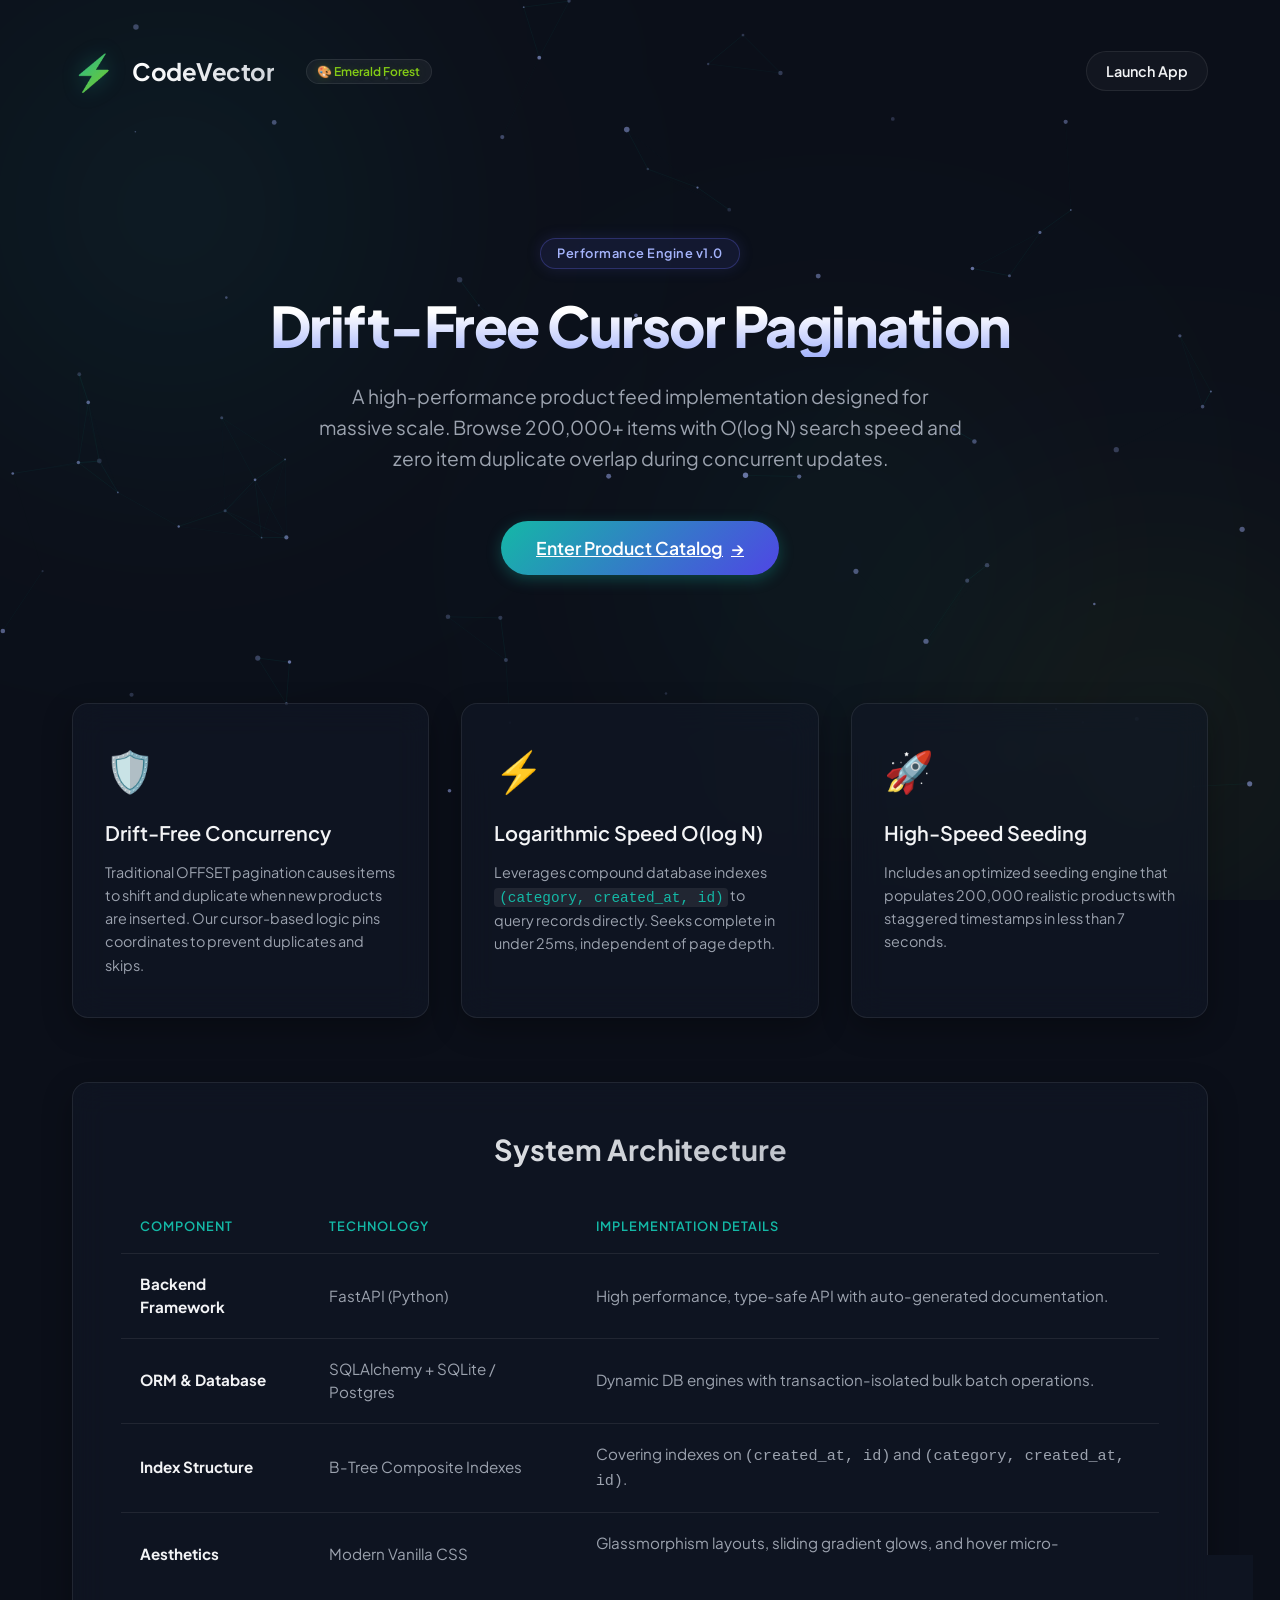
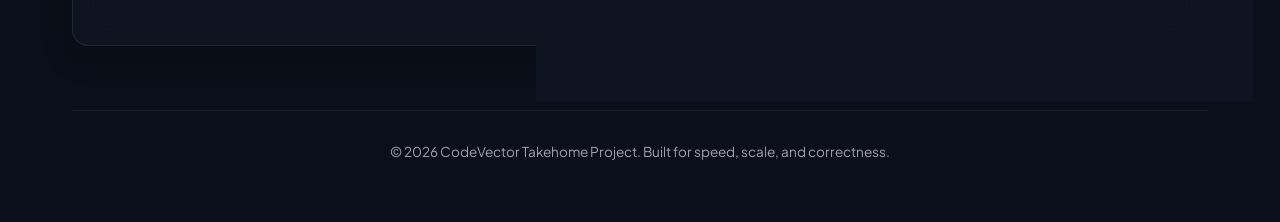
<file: static/index.html>
<!DOCTYPE html>
<html lang="en">
<head>
    <meta charset="UTF-8">
    <meta name="viewport" content="width=device-width, initial-scale=1.0">
    <title>Drift-Free Pagination Engine</title>
    <link rel="preconnect" href="https://fonts.googleapis.com">
    <link rel="preconnect" href="https://fonts.gstatic.com" crossorigin>
    <link href="https://fonts.googleapis.com/css2?family=Plus+Jakarta+Sans:wght@300;400;500;600;700&display=swap" rel="stylesheet">
    <link rel="stylesheet" href="style.css">
</head>
<body class="landing-body">
    <!-- Animated moving background -->
    <div class="glass-bg">
        <div class="blob blob-1"></div>
        <div class="blob blob-2"></div>
        <div class="blob blob-3"></div>
    </div>

    <div class="landing-container">
        <!-- Navigation Header -->
        <header class="landing-header">
            <div class="brand">
                <span class="logo-icon">⚡</span>
                <span class="logo-text">CodeVector</span>
            </div>
            <a href="catalog.html" class="nav-btn">Launch App</a>
        </header>

        <!-- Hero Section -->
        <section class="hero-section">
            <span class="badge-glow">Performance Engine v1.0</span>
            <h1 class="hero-title">Drift-Free Cursor Pagination</h1>
            <p class="hero-subtitle">
                A high-performance product feed implementation designed for massive scale. Browse 200,000+ items with O(log N) search speed and zero item duplicate overlap during concurrent updates.
            </p>
            <div class="hero-actions">
                <a href="catalog.html" class="btn btn-primary btn-hero">
                    <span>Enter Product Catalog</span>
                    <span class="arrow-right">→</span>
                </a>
            </div>
        </section>

        <!-- Features Section -->
        <section class="features-grid">
            <!-- Feature 1 -->
            <div class="feature-card glassmorphism">
                <div class="feature-icon">🛡️</div>
                <h3>Drift-Free Concurrency</h3>
                <p>
                    Traditional OFFSET pagination causes items to shift and duplicate when new products are inserted. Our cursor-based logic pins coordinates to prevent duplicates and skips.
                </p>
            </div>

            <!-- Feature 2 -->
            <div class="feature-card glassmorphism">
                <div class="feature-icon">⚡</div>
                <h3>Logarithmic Speed O(log N)</h3>
                <p>
                    Leverages compound database indexes <code>(category, created_at, id)</code> to query records directly. Seeks complete in under 25ms, independent of page depth.
                </p>
            </div>

            <!-- Feature 3 -->
            <div class="feature-card glassmorphism">
                <div class="feature-icon">🚀</div>
                <h3>High-Speed Seeding</h3>
                <p>
                    Includes an optimized seeding engine that populates 200,000 realistic products with staggered timestamps in less than 7 seconds.
                </p>
            </div>
        </section>

        <!-- Tech Specs Table -->
        <section class="specs-section glassmorphism">
            <h2>System Architecture</h2>
            <div class="specs-table-wrapper">
                <table class="specs-table">
                    <thead>
                        <tr>
                            <th>Component</th>
                            <th>Technology</th>
                            <th>Implementation Details</th>
                        </tr>
                    </thead>
                    <tbody>
                        <tr>
                            <td><strong>Backend Framework</strong></td>
                            <td>FastAPI (Python)</td>
                            <td>High performance, type-safe API with auto-generated documentation.</td>
                        </tr>
                        <tr>
                            <td><strong>ORM & Database</strong></td>
                            <td>SQLAlchemy + SQLite / Postgres</td>
                            <td>Dynamic DB engines with transaction-isolated bulk batch operations.</td>
                        </tr>
                        <tr>
                            <td><strong>Index Structure</strong></td>
                            <td>B-Tree Composite Indexes</td>
                            <td>Covering indexes on <code>(created_at, id)</code> and <code>(category, created_at, id)</code>.</td>
                        </tr>
                        <tr>
                            <td><strong>Aesthetics</strong></td>
                            <td>Modern Vanilla CSS</td>
                            <td>Glassmorphism layouts, sliding gradient glows, and hover micro-animations.</td>
                        </tr>
                    </tbody>
                </table>
            </div>
        </section>

        <!-- Footer -->
        <footer class="landing-footer">
            <p>© 2026 CodeVector Takehome Project. Built for speed, scale, and correctness.</p>
        </footer>
    </div>
    <script src="bg.js"></script>
</body>
</html>
</file>
<file: static/style.css>
/* Color System */
:root {
    --bg-dark: #0b0f19;
    --panel-bg: rgba(17, 24, 39, 0.6);
    --panel-border: rgba(255, 255, 255, 0.08);
    --primary: #6366f1;
    --primary-glow: rgba(99, 102, 241, 0.35);
    --secondary: #10b981;
    --secondary-glow: rgba(16, 185, 129, 0.25);
    --text-main: #f3f4f6;
    --text-muted: #9ca3af;
    --card-bg: rgba(30, 41, 59, 0.4);
    --card-hover: rgba(30, 41, 59, 0.7);
    --font-sans: 'Plus Jakarta Sans', -apple-system, BlinkMacSystemFont, "Segoe UI", Roboto, sans-serif;
}

/* Reset */
* {
    box-sizing: border-box;
    margin: 0;
    padding: 0;
}

body {
    background-color: var(--bg-dark);
    color: var(--text-main);
    font-family: var(--font-sans);
    overflow-x: hidden;
    min-height: 100vh;
    position: relative;
}

/* Floating background glow elements */
.glass-bg {
    position: fixed;
    top: 0;
    left: 0;
    width: 100vw;
    height: 100vh;
    z-index: -1;
    overflow: hidden;
    background-color: var(--bg-dark);
    animation: bg-hue-cycle 50s infinite linear;
}

@keyframes bg-hue-cycle {
    0% { filter: hue-rotate(0deg); }
    100% { filter: hue-rotate(360deg); }
}

.blob {
    position: absolute;
    border-radius: 50%;
    filter: blur(120px);
    opacity: 0.12;
    mix-blend-mode: screen;
}

.blob-1 {
    width: 600px;
    height: 600px;
    background: radial-gradient(circle, var(--primary) 0%, transparent 70%);
    top: -10%;
    left: -10%;
    animation: drift-1 25s infinite alternate ease-in-out;
}

.blob-2 {
    width: 500px;
    height: 500px;
    background: radial-gradient(circle, var(--secondary) 0%, transparent 70%);
    bottom: -10%;
    right: -10%;
    animation: drift-2 20s infinite alternate ease-in-out;
}

.blob-3 {
    width: 400px;
    height: 400px;
    background: radial-gradient(circle, #a855f7 0%, transparent 70%);
    top: 40%;
    left: 50%;
    animation: drift-3 30s infinite alternate ease-in-out;
}

@keyframes drift-1 {
    0% { transform: translate(0, 0) scale(1); }
    50% { transform: translate(120px, 80px) scale(1.15); }
    100% { transform: translate(-60px, 150px) scale(0.9); }
}

@keyframes drift-2 {
    0% { transform: translate(0, 0) scale(1); }
    50% { transform: translate(-140px, -60px) scale(0.85); }
    100% { transform: translate(90px, -170px) scale(1.2); }
}

@keyframes drift-3 {
    0% { transform: translate(0, 0) scale(1); }
    50% { transform: translate(160px, -110px) scale(1.1); }
    100% { transform: translate(-110px, -60px) scale(0.85); }
}

/* Glassmorphism utility */
.glassmorphism {
    background: var(--panel-bg);
    backdrop-filter: blur(16px);
    -webkit-backdrop-filter: blur(16px);
    border: 1px solid var(--panel-border);
    border-radius: 16px;
    box-shadow: 0 10px 30px rgba(0, 0, 0, 0.3);
}

/* Container */
.app-container {
    max-width: 1400px;
    margin: 0 auto;
    padding: 2rem;
}

/* Header */
.app-header {
    display: flex;
    justify-content: space-between;
    align-items: center;
    margin-bottom: 2rem;
    padding-bottom: 1.5rem;
    border-bottom: 1px solid var(--panel-border);
}

.brand {
    display: flex;
    align-items: center;
    gap: 1rem;
}

.logo-icon {
    font-size: 2.2rem;
    background: linear-gradient(135deg, var(--primary), var(--secondary));
    -webkit-background-clip: text;
    -webkit-text-fill-color: transparent;
    filter: drop-shadow(0 0 10px var(--primary-glow));
}

.brand-text h1 {
    font-size: 1.8rem;
    font-weight: 700;
    letter-spacing: -0.5px;
    background: linear-gradient(to right, #ffffff, #d1d5db);
    -webkit-background-clip: text;
    -webkit-text-fill-color: transparent;
}

.subtitle {
    font-size: 0.85rem;
    color: var(--text-muted);
}

.system-stats {
    display: flex;
    gap: 1rem;
}

.stat-pill {
    background: rgba(255, 255, 255, 0.05);
    border: 1px solid var(--panel-border);
    padding: 0.5rem 1rem;
    border-radius: 50px;
    font-size: 0.85rem;
    display: flex;
    gap: 0.5rem;
}

.stat-label {
    color: var(--text-muted);
}

.stat-value {
    font-weight: 600;
}

.stat-value.highlight {
    color: var(--primary);
    text-shadow: 0 0 10px var(--primary-glow);
}

/* Main Layout */
.main-layout {
    display: grid;
    grid-template-columns: 350px 1fr;
    gap: 2rem;
    align-items: start;
}

@media (max-width: 1024px) {
    .main-layout {
        grid-template-columns: 1fr;
    }
}

/* Sidebar panel */
.sidebar-panel .panel-card {
    padding: 2rem;
    display: flex;
    flex-direction: column;
    gap: 1.5rem;
}

.sidebar-panel h2 {
    font-size: 1.4rem;
    font-weight: 600;
    background: linear-gradient(to right, #ffffff, #9ca3af);
    -webkit-background-clip: text;
    -webkit-text-fill-color: transparent;
}

.panel-desc {
    font-size: 0.9rem;
    color: var(--text-muted);
    line-height: 1.5;
}

/* Simulation actions & toast */
.simulation-actions {
    margin-top: 0.5rem;
}

.btn {
    width: 100%;
    padding: 0.8rem 1.5rem;
    border: none;
    border-radius: 12px;
    font-family: var(--font-sans);
    font-weight: 600;
    font-size: 0.95rem;
    cursor: pointer;
    transition: all 0.3s cubic-bezier(0.4, 0, 0.2, 1);
    display: flex;
    align-items: center;
    justify-content: center;
    gap: 0.5rem;
}

.btn-primary {
    background: linear-gradient(135deg, var(--primary) 0%, #4f46e5 100%);
    color: white;
    box-shadow: 0 4px 15px var(--primary-glow);
}

.btn-primary:hover {
    transform: translateY(-2px);
    box-shadow: 0 6px 20px rgba(99, 102, 241, 0.5);
}

.btn-secondary {
    background: rgba(255, 255, 255, 0.05);
    color: var(--text-main);
    border: 1px solid var(--panel-border);
}

.btn-secondary:hover {
    background: rgba(255, 255, 255, 0.1);
    border-color: rgba(255, 255, 255, 0.2);
    transform: translateY(-2px);
}

.simulation-toast {
    background: rgba(16, 185, 129, 0.1);
    border: 1px solid rgba(16, 185, 129, 0.3);
    border-radius: 12px;
    padding: 1rem;
    animation: fadeIn 0.4s ease-out;
}

.simulation-toast.hidden {
    display: none;
}

.toast-header {
    display: flex;
    align-items: center;
    gap: 0.5rem;
    margin-bottom: 0.5rem;
}

.toast-dot {
    width: 8px;
    height: 8px;
    background-color: var(--secondary);
    border-radius: 50%;
    box-shadow: 0 0 8px var(--secondary-glow);
}

.toast-header h4 {
    font-size: 0.9rem;
    color: var(--secondary);
    font-weight: 600;
}

.toast-body {
    font-size: 0.8rem;
    color: #a7f3d0;
    line-height: 1.4;
}

.concept-explanation {
    border-top: 1px solid var(--panel-border);
    padding-top: 1.5rem;
    display: flex;
    flex-direction: column;
    gap: 1.2rem;
}

.concept-explanation h3 {
    font-size: 1rem;
    color: var(--text-main);
    font-weight: 600;
}

.explanation-item {
    display: flex;
    gap: 1rem;
}

.exp-icon {
    font-size: 1.2rem;
}

.exp-text {
    font-size: 0.8rem;
    color: var(--text-muted);
    line-height: 1.4;
}

.exp-text code {
    background: rgba(255, 255, 255, 0.08);
    padding: 0.1rem 0.3rem;
    border-radius: 4px;
    color: var(--primary);
    font-family: monospace;
}

/* Controls Bar */
.controls-bar {
    padding: 1rem 1.5rem;
    margin-bottom: 1.5rem;
    display: flex;
    justify-content: space-between;
    align-items: center;
    flex-wrap: wrap;
    gap: 1rem;
}

.category-filters {
    display: flex;
    gap: 0.5rem;
    overflow-x: auto;
    padding-bottom: 0.25rem;
}

.filter-pill {
    background: transparent;
    border: 1px solid var(--panel-border);
    color: var(--text-muted);
    padding: 0.5rem 1rem;
    border-radius: 50px;
    font-family: var(--font-sans);
    font-size: 0.85rem;
    cursor: pointer;
    white-space: nowrap;
    transition: all 0.2s ease;
}

.filter-pill:hover {
    color: var(--text-main);
    border-color: rgba(255, 255, 255, 0.2);
    background: rgba(255, 255, 255, 0.02);
}

.filter-pill.active {
    background: linear-gradient(135deg, var(--primary) 0%, #4f46e5 100%);
    color: white;
    border-color: transparent;
    box-shadow: 0 4px 10px rgba(99, 102, 241, 0.25);
}

.view-controls {
    display: flex;
    align-items: center;
    gap: 0.5rem;
    font-size: 0.85rem;
    color: var(--text-muted);
}

.custom-select {
    background: rgba(255, 255, 255, 0.05);
    border: 1px solid var(--panel-border);
    color: var(--text-main);
    padding: 0.4rem 1rem;
    border-radius: 8px;
    outline: none;
    font-family: var(--font-sans);
    cursor: pointer;
}

.custom-select option {
    background-color: var(--bg-dark);
}

/* Products Grid */
.products-grid {
    display: grid;
    grid-template-columns: repeat(auto-fill, minmax(280px, 1fr));
    gap: 1.5rem;
    margin-bottom: 2rem;
}

/* Product Card */
.product-card {
    background: var(--card-bg);
    border: 1px solid var(--panel-border);
    border-radius: 14px;
    padding: 1.5rem;
    display: flex;
    flex-direction: column;
    justify-content: space-between;
    min-height: 180px;
    transition: all 0.3s cubic-bezier(0.25, 0.8, 0.25, 1);
    position: relative;
    overflow: hidden;
    animation: cardEntrance 0.5s ease-out;
}

.product-card::before {
    content: '';
    position: absolute;
    top: 0;
    left: 0;
    width: 100%;
    height: 100%;
    background: linear-gradient(135deg, rgba(255, 255, 255, 0.05) 0%, transparent 100%);
    pointer-events: none;
}

.product-card:hover {
    background: var(--card-hover);
    transform: translateY(-4px);
    border-color: rgba(99, 102, 241, 0.3);
    box-shadow: 0 8px 25px rgba(0, 0, 0, 0.2);
}

.card-header {
    display: flex;
    justify-content: space-between;
    align-items: flex-start;
    gap: 0.5rem;
    margin-bottom: 0.75rem;
}

.card-category {
    font-size: 0.75rem;
    text-transform: uppercase;
    letter-spacing: 1px;
    color: var(--primary);
    font-weight: 700;
}

.card-price {
    font-size: 1.2rem;
    font-weight: 700;
    color: var(--secondary);
    text-shadow: 0 0 8px rgba(16, 185, 129, 0.15);
}

.card-title {
    font-size: 1.05rem;
    font-weight: 600;
    color: var(--text-main);
    line-height: 1.4;
    margin-bottom: 1.5rem;
}

.card-footer {
    display: flex;
    justify-content: space-between;
    align-items: center;
    border-top: 1px solid rgba(255, 255, 255, 0.05);
    padding-top: 0.75rem;
    font-size: 0.75rem;
    color: var(--text-muted);
}

.card-time {
    display: flex;
    align-items: center;
    gap: 0.25rem;
}

.card-id {
    font-family: monospace;
    opacity: 0.6;
}

/* Injected Product Highlight Badge */
.badge-new {
    position: absolute;
    top: 12px;
    right: 12px;
    background: var(--secondary);
    color: var(--bg-dark);
    font-size: 0.65rem;
    font-weight: 800;
    padding: 0.15rem 0.5rem;
    border-radius: 4px;
    text-transform: uppercase;
    box-shadow: 0 0 8px var(--secondary-glow);
}

/* Loader */
.loader {
    display: flex;
    flex-direction: column;
    align-items: center;
    justify-content: center;
    padding: 3rem;
    gap: 1rem;
    color: var(--text-muted);
}

.loader.hidden {
    display: none;
}

.spinner {
    width: 40px;
    height: 40px;
    border: 4px solid rgba(99, 102, 241, 0.1);
    border-top-color: var(--primary);
    border-radius: 50%;
    animation: spin 1s infinite linear;
}

/* Pagination Footer */
.pagination-footer {
    display: flex;
    flex-direction: column;
    align-items: center;
    gap: 1rem;
    margin-top: 2rem;
    border-top: 1px solid var(--panel-border);
    padding-top: 2rem;
}

.stats-info {
    font-size: 0.85rem;
    color: var(--text-muted);
}

#load-more-btn {
    width: auto;
    min-width: 250px;
}

/* Animations */
@keyframes spin {
    to { transform: rotate(360deg); }
}

@keyframes fadeIn {
    from { opacity: 0; transform: translateY(10px); }
    to { opacity: 1; transform: translateY(0); }
}

@keyframes cardEntrance {
    from {
        opacity: 0;
        transform: translateY(15px) scale(0.98);
    }
    to {
        opacity: 1;
        transform: translateY(0) scale(1);
    }
}

/* Landing Page Styles */
.landing-body {
    display: flex;
    flex-direction: column;
    min-height: 100vh;
}

.landing-container {
    max-width: 1200px;
    margin: 0 auto;
    padding: 2rem;
    display: flex;
    flex-direction: column;
    gap: 4rem;
    flex-grow: 1;
}

.landing-header {
    display: flex;
    justify-content: space-between;
    align-items: center;
    padding: 1rem 0;
}

.logo-text {
    font-size: 1.5rem;
    font-weight: 700;
    letter-spacing: -0.5px;
    background: linear-gradient(to right, #ffffff, #d1d5db);
    -webkit-background-clip: text;
    -webkit-text-fill-color: transparent;
}

.nav-btn {
    padding: 0.6rem 1.2rem;
    border: 1px solid var(--panel-border);
    border-radius: 50px;
    color: var(--text-main);
    text-decoration: none;
    font-weight: 600;
    font-size: 0.9rem;
    transition: all 0.3s ease;
    background: rgba(255, 255, 255, 0.03);
}

.nav-btn:hover {
    border-color: var(--primary);
    background: rgba(99, 102, 241, 0.1);
    box-shadow: 0 0 15px rgba(99, 102, 241, 0.2);
}

/* Hero Section */
.hero-section {
    text-align: center;
    display: flex;
    flex-direction: column;
    align-items: center;
    gap: 1.5rem;
    padding: 4rem 1rem;
}

.badge-glow {
    background: rgba(99, 102, 241, 0.1);
    border: 1px solid rgba(99, 102, 241, 0.3);
    color: #a5b4fc;
    padding: 0.4rem 1rem;
    border-radius: 50px;
    font-size: 0.8rem;
    font-weight: 600;
    letter-spacing: 0.5px;
    box-shadow: 0 0 15px rgba(99, 102, 241, 0.15);
}

.hero-title {
    font-size: 3.5rem;
    font-weight: 800;
    letter-spacing: -1.5px;
    line-height: 1.15;
    background: linear-gradient(to bottom, #ffffff 30%, #a5b4fc 100%);
    -webkit-background-clip: text;
    -webkit-text-fill-color: transparent;
    max-width: 800px;
}

.hero-subtitle {
    font-size: 1.2rem;
    color: var(--text-muted);
    line-height: 1.6;
    max-width: 650px;
}

.hero-actions {
    margin-top: 1.5rem;
}

.btn-hero {
    font-size: 1.1rem;
    padding: 1rem 2.2rem;
    border-radius: 50px;
}

.btn-hero .arrow-right {
    transition: transform 0.3s ease;
}

.btn-hero:hover .arrow-right {
    transform: translateX(5px);
}

/* Features Grid */
.features-grid {
    display: grid;
    grid-template-columns: repeat(auto-fit, minmax(300px, 1fr));
    gap: 2rem;
}

.feature-card {
    padding: 2.5rem 2rem;
    display: flex;
    flex-direction: column;
    gap: 1rem;
    transition: all 0.3s cubic-bezier(0.25, 0.8, 0.25, 1);
}

.feature-card:hover {
    transform: translateY(-5px);
    border-color: rgba(99, 102, 241, 0.3);
    box-shadow: 0 12px 30px rgba(0, 0, 0, 0.2);
}

.feature-icon {
    font-size: 2.5rem;
    margin-bottom: 0.5rem;
}

.feature-card h3 {
    font-size: 1.25rem;
    font-weight: 600;
}

.feature-card p {
    font-size: 0.9rem;
    color: var(--text-muted);
    line-height: 1.6;
}

.feature-card code {
    background: rgba(255, 255, 255, 0.08);
    padding: 0.1rem 0.3rem;
    border-radius: 4px;
    color: var(--primary);
    font-family: monospace;
}

/* Tech Specs Section */
.specs-section {
    padding: 3rem;
    display: flex;
    flex-direction: column;
    gap: 2rem;
}

.specs-section h2 {
    font-size: 1.8rem;
    font-weight: 700;
    text-align: center;
    background: linear-gradient(to right, #ffffff, #9ca3af);
    -webkit-background-clip: text;
    -webkit-text-fill-color: transparent;
}

.specs-table-wrapper {
    overflow-x: auto;
}

.specs-table {
    width: 100%;
    border-collapse: collapse;
    text-align: left;
    font-size: 0.95rem;
}

.specs-table th, .specs-table td {
    padding: 1.2rem;
    border-bottom: 1px solid var(--panel-border);
}

.specs-table th {
    font-weight: 600;
    color: var(--primary);
    text-transform: uppercase;
    font-size: 0.8rem;
    letter-spacing: 1px;
}

.specs-table td {
    color: var(--text-muted);
    line-height: 1.5;
}

.specs-table td strong {
    color: var(--text-main);
}

.specs-table tbody tr:hover {
    background: rgba(255, 255, 255, 0.02);
}

.specs-table tbody tr:last-child td {
    border-bottom: none;
}

/* Landing Footer */
.landing-footer {
    text-align: center;
    padding: 2rem 0;
    border-top: 1px solid var(--panel-border);
    font-size: 0.85rem;
    color: var(--text-muted);
}

/* Responsive adjustments */
@media (max-width: 768px) {
    .hero-title {
        font-size: 2.5rem;
    }
    .specs-section {
        padding: 1.5rem;
    }
}

/* AI Smart Analyzer Styles */
.custom-input {
    width: 100%;
    margin-bottom: 12px;
    padding: 12px;
    border-radius: 8px;
    border: 1px solid var(--panel-border);
    background: rgba(0, 0, 0, 0.2);
    color: var(--text-main);
    font-family: inherit;
    font-size: 14px;
    outline: none;
    transition: all 0.3s ease;
}

.custom-input:focus {
    border-color: var(--primary);
    box-shadow: 0 0 10px rgba(99, 102, 241, 0.2);
    background: rgba(0, 0, 0, 0.3);
}

.template-suggestions {
    margin-bottom: 16px;
    display: flex;
    flex-wrap: wrap;
    gap: 6px;
}

.suggestion-tag {
    font-size: 11px;
    background: rgba(255, 255, 255, 0.05);
    border: 1px solid var(--panel-border);
    padding: 4px 8px;
    border-radius: 12px;
    cursor: pointer;
    transition: all 0.2s ease;
    user-select: none;
}

.suggestion-tag:hover {
    background: rgba(99, 102, 241, 0.15);
    border-color: var(--primary);
    color: white;
}

.ai-results {
    margin-top: 16px;
    padding: 16px;
    border-radius: 12px;
    background: rgba(255, 255, 255, 0.03);
    border: 1px solid rgba(255, 255, 255, 0.06);
    animation: fadeIn 0.4s ease-out;
}

.ai-results.hidden {
    display: none;
}

.ai-results .result-row {
    display: flex;
    justify-content: space-between;
    align-items: center;
    margin-bottom: 12px;
}

.ai-results .result-row:last-child {
    margin-bottom: 0;
}

.result-label {
    font-size: 13px;
    color: var(--text-muted);
}

.ai-pill {
    font-weight: 600;
    font-size: 12px;
    padding: 4px 10px;
    border-radius: 50px;
    background: rgba(99, 102, 241, 0.2);
    border: 1px solid rgba(99, 102, 241, 0.3);
    color: #a5b4fc;
}

.ai-price {
    font-size: 22px;
    font-weight: 700;
    color: var(--secondary);
    text-shadow: 0 0 12px var(--secondary-glow);
}
</file>
